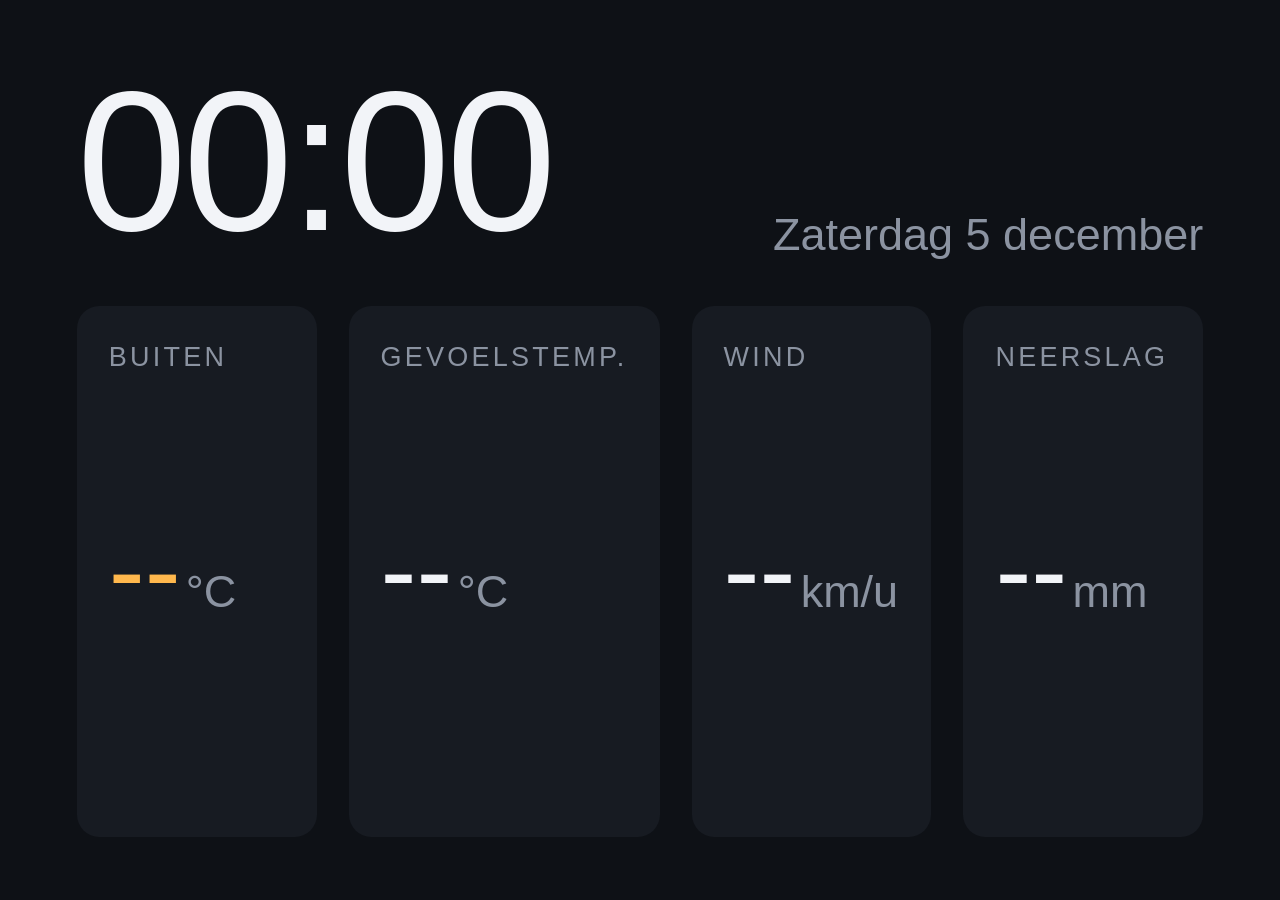
<file: dashboard/index.html>
<!doctype html>
<html lang="nl">
<head>
<meta charset="utf-8">
<title>TV Dashboard</title>
<style>
  :root { --bg:#0e1116; --fg:#f2f4f8; --dim:#8b93a1; --card:#171b22; --accent:#ffb84d; }
  * { box-sizing:border-box; margin:0; }
  html, body { width:100vw; height:100vh; background:var(--bg); color:var(--fg);
    font-family:"Inter","Helvetica Neue",Arial,sans-serif; overflow:hidden; }
  main { height:100%; padding:7vh 6vw; display:grid; grid-template-rows:auto 1fr; gap:5vh; }
  header { display:flex; align-items:flex-end; justify-content:space-between; }
  #clock { font-size:22vh; font-weight:200; letter-spacing:-.02em; line-height:1; }
  #date { font-size:5vh; color:var(--dim); text-align:right; }
  #date::first-letter { text-transform:uppercase; }
  .body { display:grid; grid-template-columns:1fr; gap:2.5vw; min-height:0; }
  .has-cam .body { grid-template-columns:1.15fr 1fr; }
  .grid { display:grid; grid-template-columns:repeat(4,1fr); gap:2.5vw; min-height:0; }
  .has-cam .grid { grid-template-columns:repeat(2,1fr); grid-template-rows:repeat(2,1fr); }
  .cam { display:none; position:relative; border-radius:2.5vh; overflow:hidden; background:var(--card); min-height:0; }
  .has-cam .cam { display:block; }
  .cam img { width:100%; height:100%; object-fit:cover; display:block; }
  .cam .tag { position:absolute; left:2vw; bottom:3vh; padding:1vh 1.2vw; border-radius:1.2vh;
    background:rgba(14,17,22,.72); font-size:3.2vh; letter-spacing:.08em; text-transform:uppercase; }
  .card { background:var(--card); border-radius:2.5vh; padding:4vh 2.5vw; display:flex; flex-direction:column; justify-content:space-between; }
  .label { font-size:3vh; color:var(--dim); text-transform:uppercase; letter-spacing:.12em; }
  .has-cam .value { font-size:10vh; }
  .value { font-size:12vh; font-weight:300; line-height:1; }
  .value small { font-size:5vh; color:var(--dim); margin-left:.4vw; }
  .accent { color:var(--accent); }
  .sub { font-size:3.4vh; color:var(--dim); }
</style>
</head>
<body>
<main>
  <header>
    <div id="clock">--:--</div>
    <div id="date"></div>
  </header>
  <div class="body">
  <div class="cam"><img id="camimg" alt=""><div class="tag">Voordeur</div></div>
  <section class="grid">
    <div class="card"><div class="label">Buiten</div><div class="value accent" id="temp">--<small>°C</small></div><div class="sub" id="cond">&nbsp;</div></div>
    <div class="card"><div class="label">Gevoelstemp.</div><div class="value" id="feels">--<small>°C</small></div><div class="sub">&nbsp;</div></div>
    <div class="card"><div class="label">Wind</div><div class="value" id="wind">--<small>km/u</small></div><div class="sub" id="winddir">&nbsp;</div></div>
    <div class="card"><div class="label">Neerslag</div><div class="value" id="rain">--<small>mm</small></div><div class="sub">&nbsp;</div></div>
  </section>
  </div>
</main>
<script>
  const q = new URLSearchParams(location.search);
  const lat = q.get('lat') || '52.37', lon = q.get('lon') || '4.90';   // Amsterdam by default
  const WMO = {0:'Onbewolkt',1:'Overwegend helder',2:'Half bewolkt',3:'Bewolkt',45:'Mist',48:'Rijpmist',
    51:'Lichte motregen',53:'Motregen',55:'Zware motregen',61:'Lichte regen',63:'Regen',65:'Zware regen',
    71:'Lichte sneeuw',73:'Sneeuw',75:'Zware sneeuw',80:'Buien',81:'Zware buien',82:'Hevige buien',95:'Onweer'};
  const $ = id => document.getElementById(id);
  const cam = q.get('cam');
  if (cam) { document.body.classList.add('has-cam'); $('camimg').src = cam; }
  const now = new Date();
  $('clock').textContent = now.toLocaleTimeString('nl-NL', {hour:'2-digit', minute:'2-digit'});
  $('date').textContent = now.toLocaleDateString('nl-NL', {weekday:'long', day:'numeric', month:'long'});

  const dirs = ['N','NO','O','ZO','Z','ZW','W','NW'];
  fetch(`https://api.open-meteo.com/v1/forecast?latitude=${lat}&longitude=${lon}` +
        `&current=temperature_2m,apparent_temperature,weather_code,wind_speed_10m,wind_direction_10m,precipitation&timezone=auto`)
    .then(r => r.json()).then(({current:c}) => {
      $('temp').firstChild.textContent = Math.round(c.temperature_2m);
      $('feels').firstChild.textContent = Math.round(c.apparent_temperature);
      $('wind').firstChild.textContent = Math.round(c.wind_speed_10m);
      $('winddir').textContent = dirs[Math.round(c.wind_direction_10m / 45) % 8];
      $('rain').firstChild.textContent = c.precipitation.toFixed(1);
      $('cond').textContent = WMO[c.weather_code] || '';
    })
    .catch(() => {})
    .finally(() => { document.body.dataset.ready = '1'; });
</script>
</body>
</html>
</file>
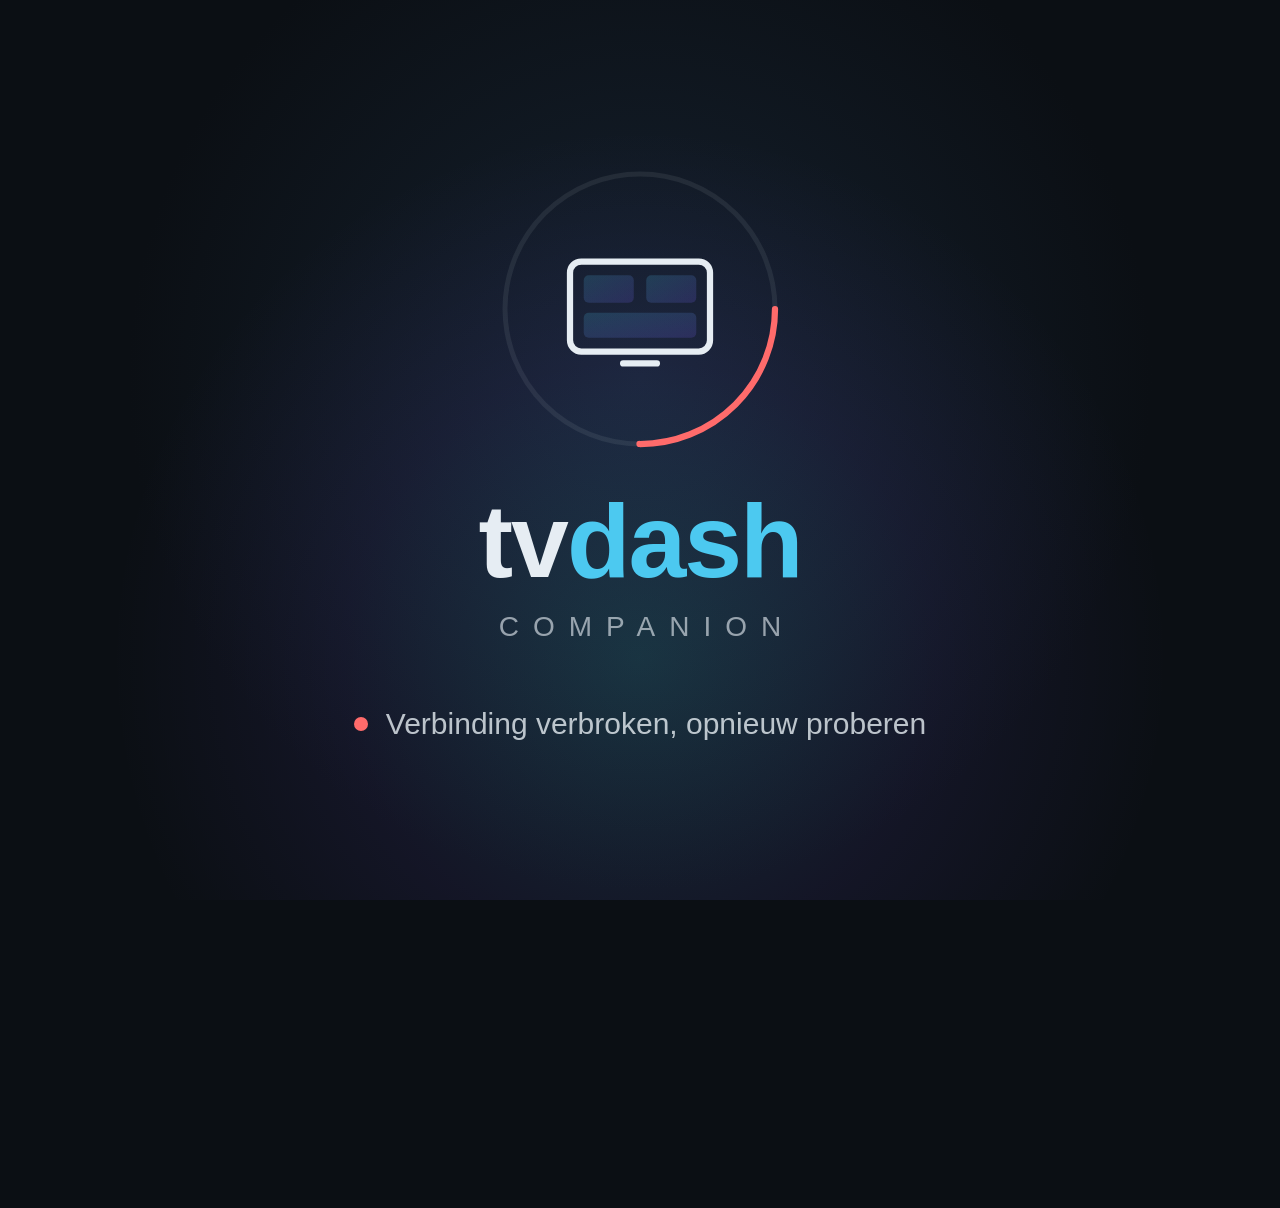
<file: tizen/index.html>
<!doctype html>
<html lang="nl">
<meta charset="utf-8">
<meta name="viewport" content="width=device-width, initial-scale=1">
<title>tvdash companion</title>
<link rel="stylesheet" href="app.css">
<body data-state="connecting">
  <div class="glow"></div>
  <main class="stage">
    <svg class="mark" viewBox="0 0 240 240" width="300" height="300" aria-hidden="true">
      <defs>
        <linearGradient id="accent" x1="0" y1="0" x2="1" y2="1">
          <stop offset="0" stop-color="#4cc9f0"/>
          <stop offset="1" stop-color="#7b61ff"/>
        </linearGradient>
      </defs>
      <circle class="ring" cx="120" cy="120" r="108" fill="none" stroke-width="4"/>
      <circle class="arc" cx="120" cy="120" r="108" fill="none" stroke="url(#accent)" stroke-width="5" stroke-linecap="round" stroke-dasharray="170 510"/>
      <rect class="frame" x="64" y="82" width="112" height="72" rx="9" fill="none" stroke-width="5"/>
      <rect class="tile t1" x="75" y="93" width="40" height="22" rx="4" fill="url(#accent)"/>
      <rect class="tile t2" x="125" y="93" width="40" height="22" rx="4" fill="url(#accent)"/>
      <rect class="tile t3" x="75" y="123" width="90" height="20" rx="4" fill="url(#accent)"/>
      <rect class="stand" x="104" y="161" width="32" height="5" rx="2.5"/>
    </svg>
    <h1 class="word">tv<span>dash</span></h1>
    <p class="sub">COMPANION</p>
    <p class="status"><i class="dot"></i><span id="status">Verbinden…</span></p>
  </main>
  <script src="app.js"></script>
</body>
</html>
</file>
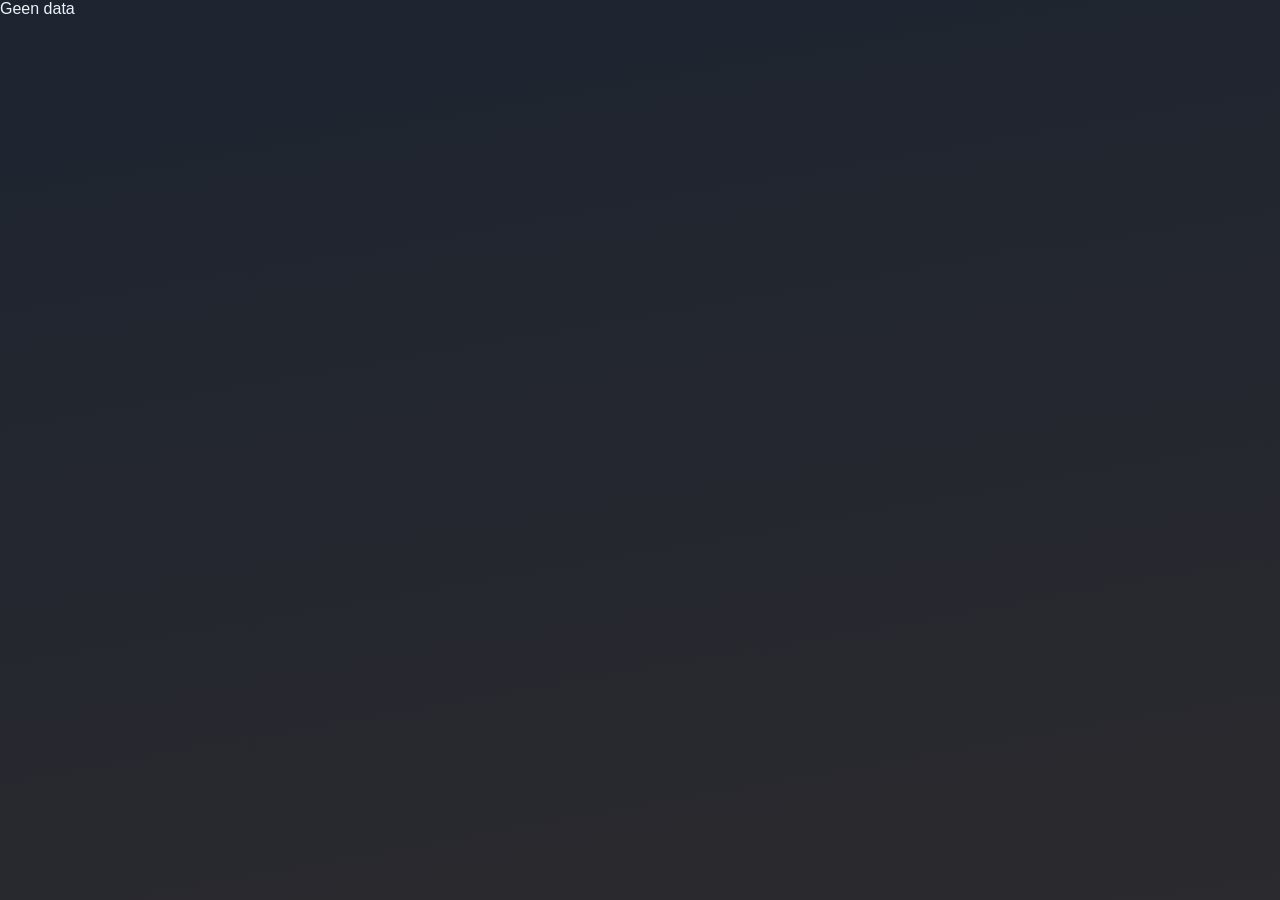
<file: dashboard/morning.html>
<!doctype html>
<html lang="nl">
<head>
<meta charset="utf-8">
<title>Ochtendbord</title>
<style>
  /* Dark theme (seen right after waking up). Background and accent colours are set from the weather in the script below. */
  :root { --bg1:#1d2430; --bg2:#2b2a2e; --ink:#eef2f7; --dim:#a3afbf; --accent:#f2b866;
          --card:rgba(255,255,255,.10); --line:rgba(255,255,255,.13); }
  * { box-sizing:border-box; margin:0; }
  html, body { width:100vw; height:100vh; overflow:hidden; color:var(--ink);
    font-family:"Inter","Helvetica Neue",Arial,sans-serif; background:linear-gradient(170deg, var(--bg1), var(--bg2)); }

  #scene { position:absolute; inset:0; overflow:hidden; pointer-events:none; }
  #scene > * { position:absolute; }
  #scene svg { width:100%; height:100%; }
  .sun { right:-10vh; top:-18vh; width:78vh; height:78vh; border-radius:50%;
    background:radial-gradient(circle, rgba(255,214,110,.5) 0 20%, rgba(255,190,90,.2) 24% 40%, rgba(255,180,70,0) 68%); }
  .rays { right:-10vh; top:-18vh; width:78vh; height:78vh; border-radius:50%;
    background:repeating-conic-gradient(from 0deg, rgba(255,205,90,.07) 0 5deg, transparent 5deg 15deg);
    -webkit-mask-image:radial-gradient(circle, #000 18%, transparent 68%); mask-image:radial-gradient(circle, #000 18%, transparent 68%); }
  .cloud { filter:blur(.25vh); }
  .fog { height:16vh; border-radius:50%; background:rgba(255,255,255,.11); filter:blur(3.4vh); }

  main { position:relative; height:100%; padding:5vh 4.5vw; display:grid; grid-template-columns:minmax(0,1fr);
    grid-template-rows:auto minmax(0,1fr) auto; gap:3.2vh; }

  /* Top row: date, weather, clothing */
  .top { display:grid; grid-template-columns:minmax(0,1fr) auto; align-items:end; gap:1.8vh 2vw; min-width:0; }
  .hello { font-size:2.6vh; color:var(--dim); letter-spacing:.16em; text-transform:uppercase; margin-bottom:.6vh; }
  #date { font-size:5vh; font-weight:300; white-space:nowrap; }
  #date::first-letter { text-transform:uppercase; }
  .wx { display:flex; align-items:baseline; gap:1.2vw; white-space:nowrap; text-shadow:0 0 1.6vh rgba(8,12,18,.7); }
  .temp { font-size:8.5vh; font-weight:200; letter-spacing:-.03em; line-height:1; }
  .temp small { font-size:3.6vh; color:var(--dim); font-weight:300; margin-left:.2vw; }
  .cond { font-size:4.2vh; font-weight:300; }
  .flags { grid-column:1; display:flex; flex-wrap:wrap; align-content:flex-start; gap:1vh .8vw; }
  .wear { grid-column:2; justify-self:end; display:flex; gap:.8vw; }
  .wx { justify-self:end; }
  .pill { display:flex; align-items:center; gap:.6vw; font-size:3.2vh; padding:.8vh 1.2vw .8vh .8vw; border-radius:5vh;
    background:var(--card); border:1px solid rgba(255,255,255,.2); box-shadow:0 .4vh 2vh rgba(0,0,0,.25);
    backdrop-filter:blur(1.2vh); white-space:nowrap; text-shadow:0 0 1vh rgba(8,12,18,.55); }
  /* light disc behind the emoji, so dark ones (jacket, jeans) stay visible on the dark pills */
  .pill .e, .flag .e { display:grid; place-items:center; width:4.9vh; height:4.9vh; border-radius:50%; background:rgba(255,255,255,.9); font-size:3vh; line-height:1; }
  .pill.wet { background:rgba(255,255,255,.17); color:var(--accent); font-weight:500; }

  /* Agenda, full width */
  .agenda { display:grid; grid-template-columns:repeat(3,minmax(0,1fr)); gap:2vw; min-height:0; }
  .person { min-height:0; overflow:hidden; background:rgba(255,255,255,.07); border:1px solid rgba(255,255,255,.16);
    border-radius:2.5vh; padding:3vh 2vw; backdrop-filter:blur(.8vh); }
  .person h2 { font-size:3vh; font-weight:600; color:var(--dim); letter-spacing:.16em; text-transform:uppercase;
    padding-bottom:1.8vh; margin-bottom:.6vh; border-bottom:1px solid var(--line); }
  .item { display:grid; grid-template-columns:11vh minmax(0,1fr); gap:1vw; align-items:baseline; padding:1.15vh 0; border-bottom:1px solid var(--line); }
  .item:last-child { border-bottom:0; }
  .t { font-size:3.3vh; font-weight:600; color:var(--accent); font-variant-numeric:tabular-nums; }
  .t.allday { white-space:nowrap; font-size:2.1vh; font-weight:500; color:var(--dim); letter-spacing:.08em; text-transform:uppercase; }
  .title { font-size:3.3vh; line-height:1.25; display:-webkit-box; -webkit-line-clamp:3; -webkit-box-orient:vertical; overflow:hidden; }
  .wissel { display:flex; align-items:center; gap:.7vw; margin:1.2vh 0 .2vh; padding:.9vh 1vw; border-radius:1.8vh; white-space:nowrap;
    background:var(--accent); color:#10151c; font-size:3vh; font-weight:600; }
  .wissel .e { font-size:3.6vh; line-height:1; }
  .empty { font-size:3.4vh; color:var(--dim); padding:1.8vh 0; }
  .more { font-size:3vh; color:var(--dim); padding-top:1vh; }

  /* Flags: left of the clothing pills, on the same row */
  .flag { display:flex; align-items:center; gap:.6vw; font-size:3.2vh; font-weight:500; padding:.8vh 1.2vw .8vh .8vw; border-radius:5vh; white-space:nowrap;
    background:var(--card); border:1px solid rgba(255,255,255,.2); box-shadow:0 .4vh 2vh rgba(0,0,0,.25); }
  .flag.gft { background:rgba(110,190,110,.24); border-color:rgba(130,210,130,.65); }
  .flag.pmd { background:rgba(240,150,70,.24); border-color:rgba(245,170,90,.7); }
  .flag.papier { background:rgba(100,160,230,.24); border-color:rgba(130,180,240,.7); }
  .flag.rest { background:rgba(200,200,200,.16); border-color:rgba(210,210,210,.45); }

  /* Bottom: news as a plain bullet list over the full width */
  #headlines { list-style:none; padding:0; display:flex; flex-direction:column; gap:.8vh; }
  #headlines li { position:relative; padding-left:2vw; font-size:3vh; line-height:1.3; white-space:nowrap; overflow:hidden; text-overflow:ellipsis; }
  #headlines li::before { content:'•'; position:absolute; left:.5vw; color:var(--accent); }
</style>
</head>
<body>
<div id="scene"></div>
<main>
  <section class="top">
    <div>
      <div class="hello">Goedemorgen</div>
      <div id="date"></div>
    </div>
    <div class="wx" id="wx"></div>
    <div class="flags" id="flags"></div>
    <div class="wear" id="wear"></div>
  </section>
  <section class="agenda" id="agenda"></section>
  <footer id="footer"><ul id="headlines"></ul></footer>
</main>
<script>
  const D = window.DATA;
  if (!D) { document.body.textContent = 'Geen data'; throw new Error('no data'); }
  const $ = id => document.getElementById(id);
  const el = (tag, cls, html) => { const n = document.createElement(tag); if (cls) n.className = cls; if (html != null) n.innerHTML = html; return n; };
  const esc = s => String(s).replace(/[&<>]/g, c => ({'&':'&amp;','<':'&lt;','>':'&gt;'}[c]));
  const W = D.weather;

  // --- Weather: condition + temperature band drive the whole look -------------------------------
  const cond = c =>
    c === 0 ? ['clear', 'Zonnig'] : c === 1 ? ['clear', 'Overwegend zonnig'] : c === 2 ? ['partly', 'Half bewolkt'] :
    c === 3 ? ['cloudy', 'Bewolkt'] : c <= 48 ? ['fog', 'Mist'] : c <= 57 ? ['drizzle', 'Motregen'] :
    c <= 67 ? ['rain', 'Regen'] : c <= 77 ? ['snow', 'Sneeuw'] : c <= 82 ? ['rain', 'Buien'] :
    c <= 86 ? ['snow', 'Sneeuwbuien'] : ['storm', 'Onweer'];
  const [kind, text] = cond(W.code);

  const mean = (W.min + W.max) / 2;
  const band = mean < 6 ? 'cold' : mean < 12 ? 'cool' : mean < 18 ? 'mild' : 'warm';

  // Dark base colours per condition (top, bottom); the temperature band tints them cold-blue ... warm-amber.
  const BASE = {clear:['#1d2430','#2b2a2e'], partly:['#1f2631','#2a2f38'], cloudy:['#1f242c','#2c3139'], fog:['#232830','#323840'],
                drizzle:['#1b222c','#26313d'], rain:['#171d27','#222c3a'], snow:['#222a36','#313c4b'], storm:['#14181f','#222730']};
  const TONE = {cold:'#2f5f8f', cool:'#35546e', mild:'#7a5a2e', warm:'#9a4a22'};
  const ACCENT = {cold:'#6db3f2', cool:'#7fb4dc', mild:'#f2b866', warm:'#ff9a5c'};
  const hex = h => [1, 3, 5].map(i => parseInt(h.slice(i, i + 2), 16));
  const mix = (a, b, t) => '#' + hex(a).map((v, i) => Math.round(v + (hex(b)[i] - v) * t).toString(16).padStart(2, '0')).join('');
  const strength = {storm:.2, rain:.28, drizzle:.3, snow:.18, fog:.25}[kind] || .42;
  const root = document.documentElement.style;
  root.setProperty('--bg1', mix(BASE[kind][0], TONE[band], strength * .3));
  root.setProperty('--bg2', mix(BASE[kind][1], TONE[band], strength));
  root.setProperty('--accent', ACCENT[band]);

  // --- Scene: sun, clouds, rain, snow ... (seeded, so the same day always looks the same) -------------
  let seed = [...D.date].reduce((a, c) => a * 31 + c.charCodeAt(0) >>> 0, 7);
  const rnd = () => { seed = seed + 0x6D2B79F5 >>> 0; let t = seed; t = Math.imul(t ^ t >>> 15, t | 1); t ^= t + Math.imul(t ^ t >>> 7, t | 61); return ((t ^ t >>> 14) >>> 0) / 4294967296; };
  const scene = $('scene');
  const CLOUD = 'M40 80 C15 80 10 50 35 45 C35 20 70 10 90 28 C105 5 150 12 155 42 C185 42 190 80 160 80 Z';
  const cloud = (x, y, w, fill, op) => {
    const c = el('div', 'cloud', `<svg viewBox="0 0 200 100"><path d="${CLOUD}" fill="${fill}" fill-opacity="${op}"/></svg>`);
    Object.assign(c.style, {left: x + 'vw', top: y + 'vh', width: w + 'vw', height: (w * .5 * 16 / 9) + 'vh'}); scene.append(c);
  };
  const svgLayer = inner => { const d = el('div', '', `<svg viewBox="0 0 1000 562" preserveAspectRatio="none">${inner}</svg>`); d.style.inset = 0; scene.append(d); };
  const rain = (n, len, op, col) => {
    let s = '';
    for (let i = 0; i < n; i++) { const x = rnd() * 1020, y = rnd() * 600, l = len * (.6 + rnd() * .8);
      s += `<line x1="${x}" y1="${y}" x2="${x - l * .22}" y2="${y + l}" stroke="${col}" stroke-opacity="${op * (.5 + rnd() * .5)}" stroke-width="${1.2 + rnd()}" stroke-linecap="round"/>`; }
    svgLayer(s);
  };
  const snow = n => {
    let s = '';
    for (let i = 0; i < n; i++) s += `<circle cx="${rnd() * 1000}" cy="${rnd() * 562}" r="${1 + rnd() * 2.4}" fill="#fff" fill-opacity="${.28 + rnd() * .3}"/>`;
    svgLayer(s);
  };
  const sun = (small) => { const s = el('div', 'sun'), r = el('div', 'rays'); if (small) [s, r].forEach(n => Object.assign(n.style, {width: '56vh', height: '56vh', top: '-10vh', right: '8vw'})); scene.append(r, s); };

  if (kind === 'clear') sun(false);
  if (kind === 'partly') { sun(true); cloud(60, 3, 24, '#fff', .15); cloud(80, 14, 16, '#fff', .12); }
  if (kind === 'cloudy') { cloud(55, 2, 28, '#fff', .13); cloud(78, 10, 22, '#dfe6ee', .12);  }
  if (kind === 'fog') for (let i = 0; i < 5; i++) { const f = el('div', 'fog'); Object.assign(f.style, {left: (-10 + rnd() * 40) + 'vw', width: (60 + rnd() * 50) + 'vw', top: (8 + i * 19) + 'vh'}); scene.append(f); }
  if (kind === 'drizzle') { cloud(52, 0, 30, '#9fb2c6', .2); cloud(76, 8, 24, '#aebfd0', .18); rain(120, 34, .24, '#9db4cf'); }
  if (kind === 'rain') { cloud(48, -2, 32, '#7f93a9', .3); cloud(74, 6, 26, '#8ea1b5', .26); rain(220, 52, .3, '#9db4cf'); }
  if (kind === 'snow') { cloud(52, 0, 30, '#fff', .16); cloud(76, 8, 24, '#fff', .13); snow(130); }
  if (kind === 'storm') {
    cloud(46, -3, 34, '#6b7686', .4); cloud(72, 4, 28, '#788496', .36); rain(260, 58, .3, '#8aa0bb');
  }

  // --- Top row ---------------------------------------------------------------------------------------
  const d = new Date(D.date + 'T12:00:00');
  $('date').textContent = d.toLocaleDateString('nl-NL', {weekday: 'long', day: 'numeric', month: 'long'});
  const num = n => n < 0 ? '−' + (-n) : String(n);
  const range = W.min < 0 || W.max < 0 ? `${num(W.min)} tot ${num(W.max)}` : `${W.min}–${W.max}`;
  $('wx').innerHTML = `<span class="temp">${range}<small>°C</small></span><span class="cond">${text}</span>`;
  const wear = $('wear');
  const pill = (e, t, cls) => wear.append(el('div', 'pill ' + (cls || ''), `<span class="e">${e}</span>${t}`));
  pill(W.legs === 'Korte broek' ? '🩳' : '👖', W.legs);
  pill(W.jacket === 'Geen jas' ? '👕' : '🧥', W.jacket);
  if (W.umbrella) pill('☂️', 'Regenjas', 'wet');

  // --- Agenda, full width -----------------------------------------------------------------------------
  const ag = $('agenda');
  for (const p of D.people) {
    const col = el('div', 'person');
    col.append(el('h2', '', esc(p.name)));
    if (p.wissel) col.append(el('div', 'wissel', `<span class="e">🔄</span>Wisseldag naar ${esc(p.wissel)}`));
    if (!p.items.length && !p.wissel) col.append(el('div', 'empty', 'Niets gepland'));
    p.items.forEach(i =>
      col.append(el('div', 'item', `<div class="t ${i.time ? '' : 'allday'}">${i.time || 'hele dag'}</div><div class="title">${esc(i.title)}</div>`)));
    ag.append(col);
  }
  // --- Flags (bins, bags) sit on the left, the clothing pills on the right --------------------------------------
  const flag = (e, t, cls) => $('flags').append(el('div', 'flag ' + (cls || ''), `<span class="e">${e}</span>${esc(t)}`));
  const BIN = {GFT: ['🌿', 'gft'], PMD: ['🧴', 'pmd'], Papier: ['📰', 'papier']};
  D.bins.forEach(b => flag((BIN[b] || ['🗑️'])[0], b, (BIN[b] || [0, 'rest'])[1]));
  D.bags.forEach(b => flag('🎒', b));

  // --- News: plain bullet list; gone when the feed was unavailable ---------------------------------------
  (D.news || []).forEach(n => $('headlines').append(el('li', '', esc(n))));
  if (!(D.news || []).length) $('footer').remove();

  // Last step, once pills and news have taken their space. The agenda matters more than the news:
  // when a card overflows, the news goes first; only if that is not enough are items replaced by "+ n meer".
  const room = col => col.getBoundingClientRect().bottom - parseFloat(getComputedStyle(col).paddingBottom);
  const lastItem = col => [...col.querySelectorAll('.item')].pop();
  const overflowing = col => { const last = lastItem(col); return !!last && last.getBoundingClientRect().bottom > room(col); };
  if ([...ag.children].some(overflowing) && $('footer')) {
    $('footer').remove();
    document.querySelector('main').style.gridTemplateRows = 'auto minmax(0,1fr)';   // no empty row (and gap) where the news was
  }
  for (const col of ag.children) {
    if (!overflowing(col)) continue;
    const items = [...col.querySelectorAll('.item')];
    const more = el('div', 'more', '');
    col.append(more);
    let hidden = 0;
    do { items.pop().remove(); more.textContent = `+ ${++hidden} meer`; }
    while (items.length && more.getBoundingClientRect().bottom > room(col));
  }

  document.body.dataset.ready = '1';
</script>
</body>
</html>
</file>
<file: tizen/app.css>
/* Written for the TV's Chromium 76 at 1920x1080: no clamp()/min(), inset, aspect-ratio or flexbox gap, and no
   inline styles anywhere (Tizen's content security policy only allows the app's own files). Only transform and
   opacity are animated, which is what the TV's GPU does without effort. */
html, body { margin: 0; width: 100%; height: 100%; overflow: hidden; background: #0b0f14; }
body {
  position: relative;
  color: #e6edf3;
  font-family: "Helvetica Neue", Helvetica, Arial, sans-serif;
  background: radial-gradient(circle at 50% 42%, #15212f 0%, #0b0f14 62%);
}

.glow {
  position: absolute; top: 12%; left: 50%; width: 1100px; height: 1100px; margin-left: -550px;
  background: radial-gradient(circle, rgba(76, 201, 240, 0.16) 0%, rgba(123, 97, 255, 0.08) 38%, rgba(11, 15, 20, 0) 68%);
  animation: breathe 5s ease-in-out infinite;
}

.stage {
  position: absolute; top: 0; right: 0; bottom: 0; left: 0;
  display: flex; flex-direction: column; align-items: center; justify-content: center;
}

.mark { display: block; margin-bottom: 30px; }
.ring { stroke: rgba(230, 237, 243, 0.08); }
.arc { transform-box: fill-box; transform-origin: center; animation: spin 2.4s linear infinite; }
.frame { stroke: #e6edf3; }
.stand { fill: #e6edf3; }
.tile { opacity: 0.18; animation: tile 2.4s ease-in-out infinite; }
.t2 { animation-delay: 0.35s; }
.t3 { animation-delay: 0.7s; }

.word { margin: 0; font-size: 104px; font-weight: 700; letter-spacing: -2px; line-height: 1; }
.word span { color: #4cc9f0; }
.sub { margin: 18px 0 0; font-size: 28px; font-weight: 500; letter-spacing: 14px; text-indent: 14px; color: rgba(230, 237, 243, 0.62); }

.status { margin: 64px 0 0; font-size: 30px; color: rgba(230, 237, 243, 0.8); display: flex; align-items: center; }
.dot { display: block; width: 14px; height: 14px; margin-right: 18px; border-radius: 7px; background: #4cc9f0; animation: pulse 1.4s ease-in-out infinite; }

/* The script sets body[data-state]: connecting, waiting, opening, refused, lost. */
body[data-state="waiting"] .dot { background: #7b61ff; }
body[data-state="opening"] .arc { animation-duration: 0.9s; }
body[data-state="opening"] .tile { opacity: 1; animation: none; }
body[data-state="refused"] .dot, body[data-state="lost"] .dot { background: #ff6b6b; animation: none; }
body[data-state="refused"] .arc, body[data-state="lost"] .arc { animation: none; stroke: #ff6b6b; }

@keyframes spin { from { transform: rotate(0deg); } to { transform: rotate(360deg); } }
@keyframes tile { 0%, 100% { opacity: 0.18; } 25%, 55% { opacity: 1; } }
@keyframes pulse { 0%, 100% { opacity: 0.35; transform: scale(0.85); } 50% { opacity: 1; transform: scale(1.15); } }
@keyframes breathe { 0%, 100% { opacity: 0.7; transform: scale(0.96); } 50% { opacity: 1; transform: scale(1.04); } }
</file>
